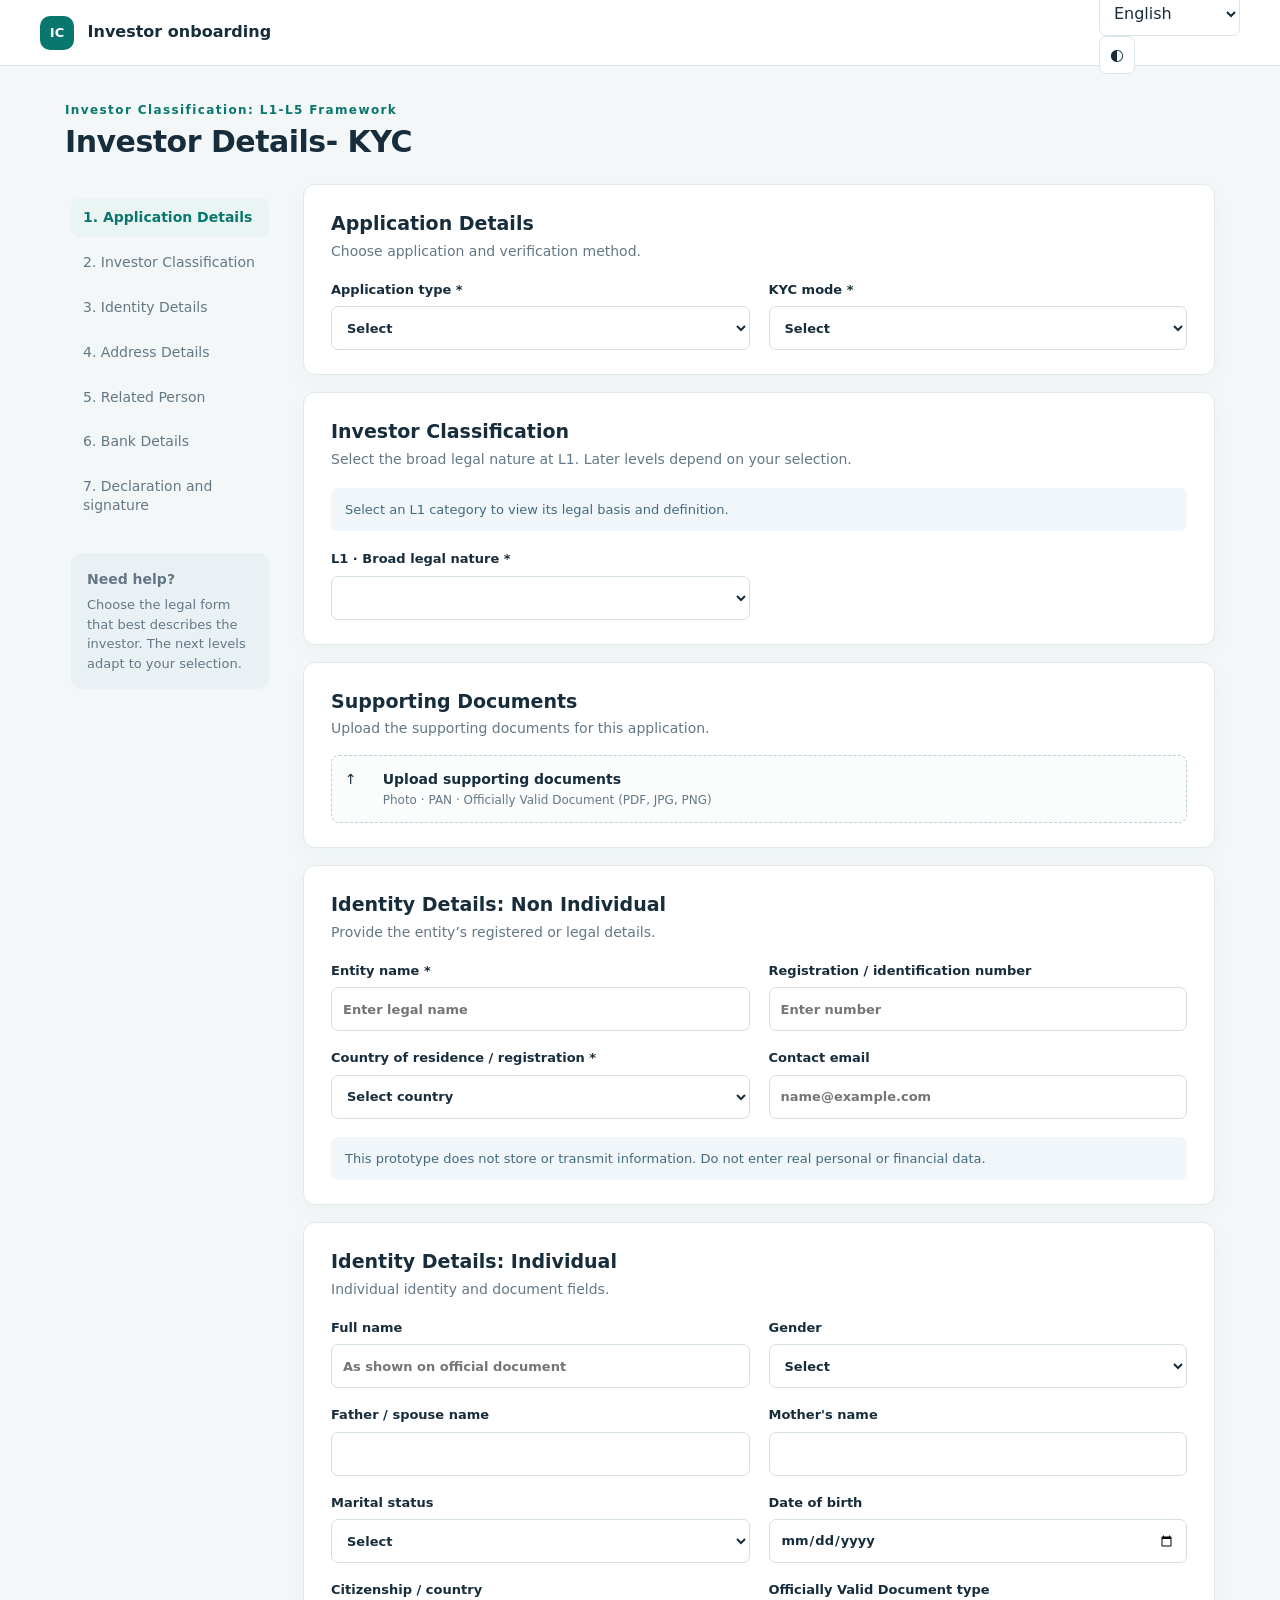
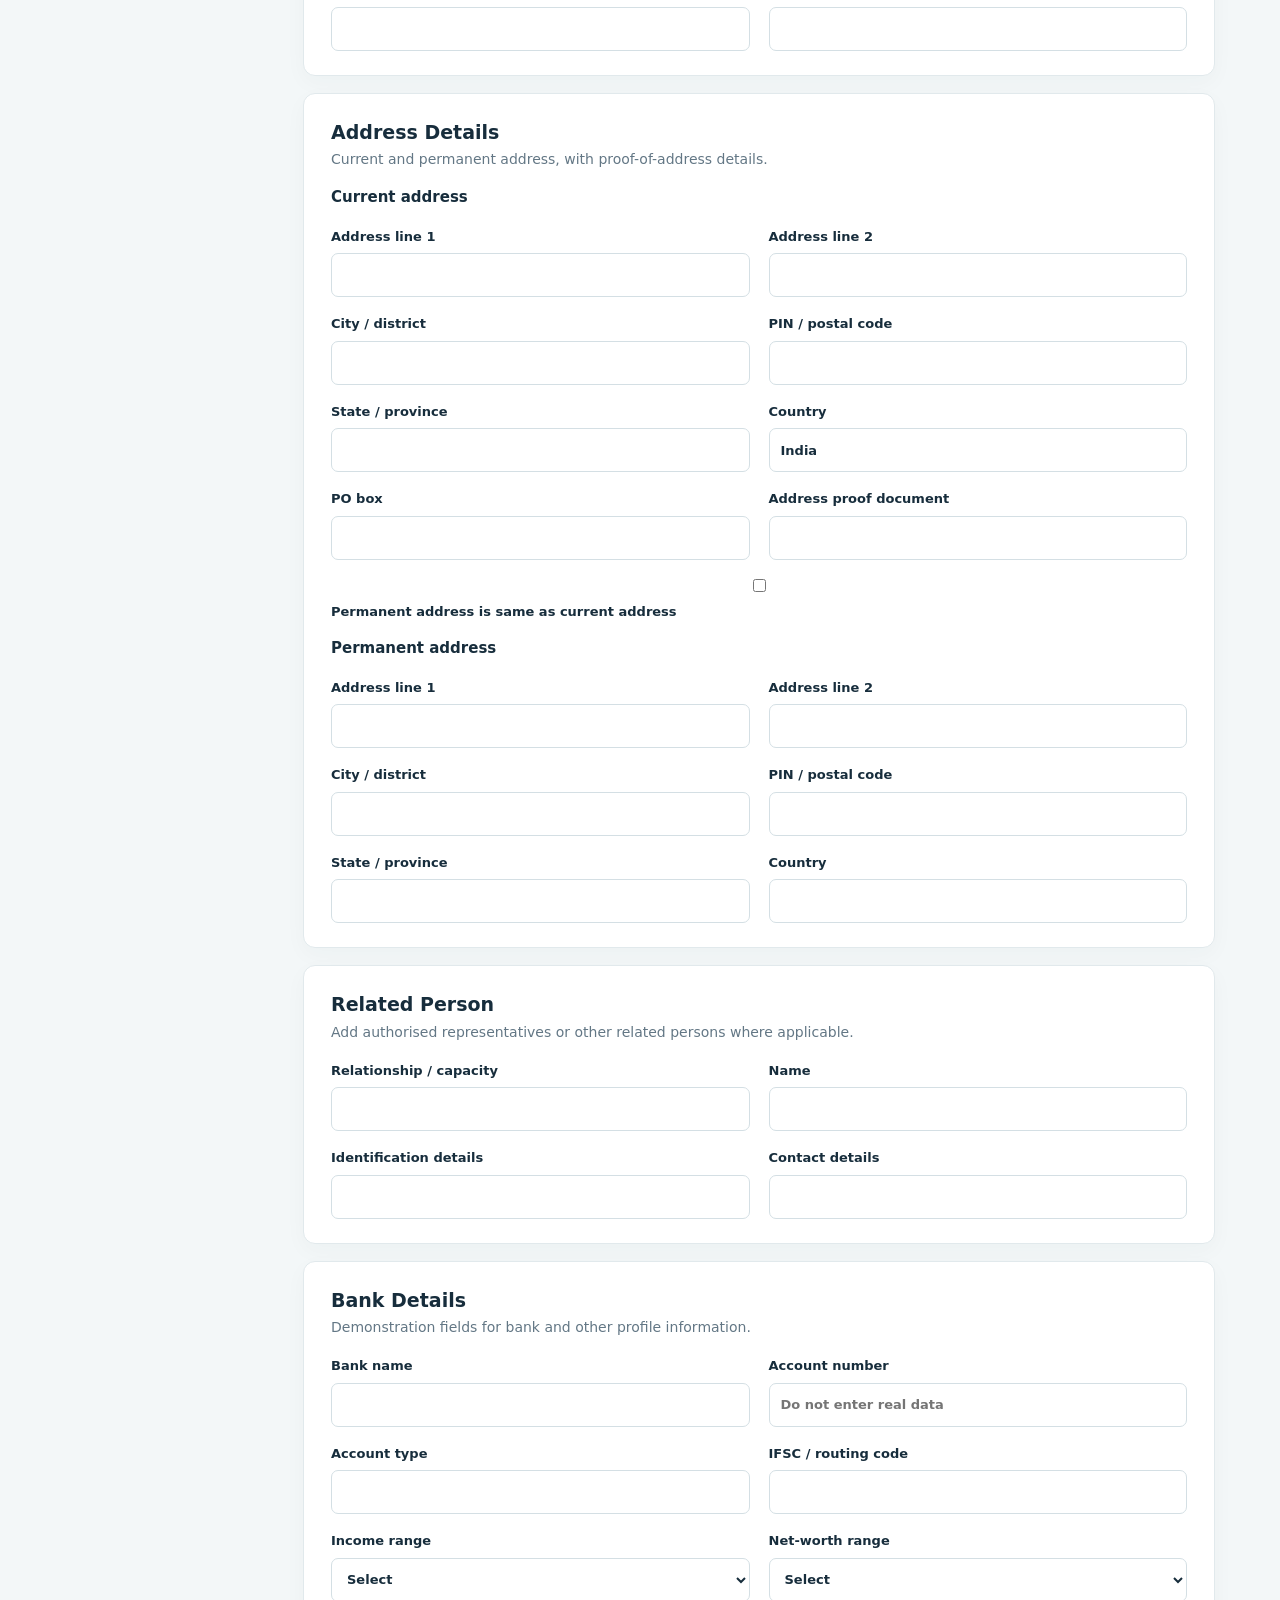
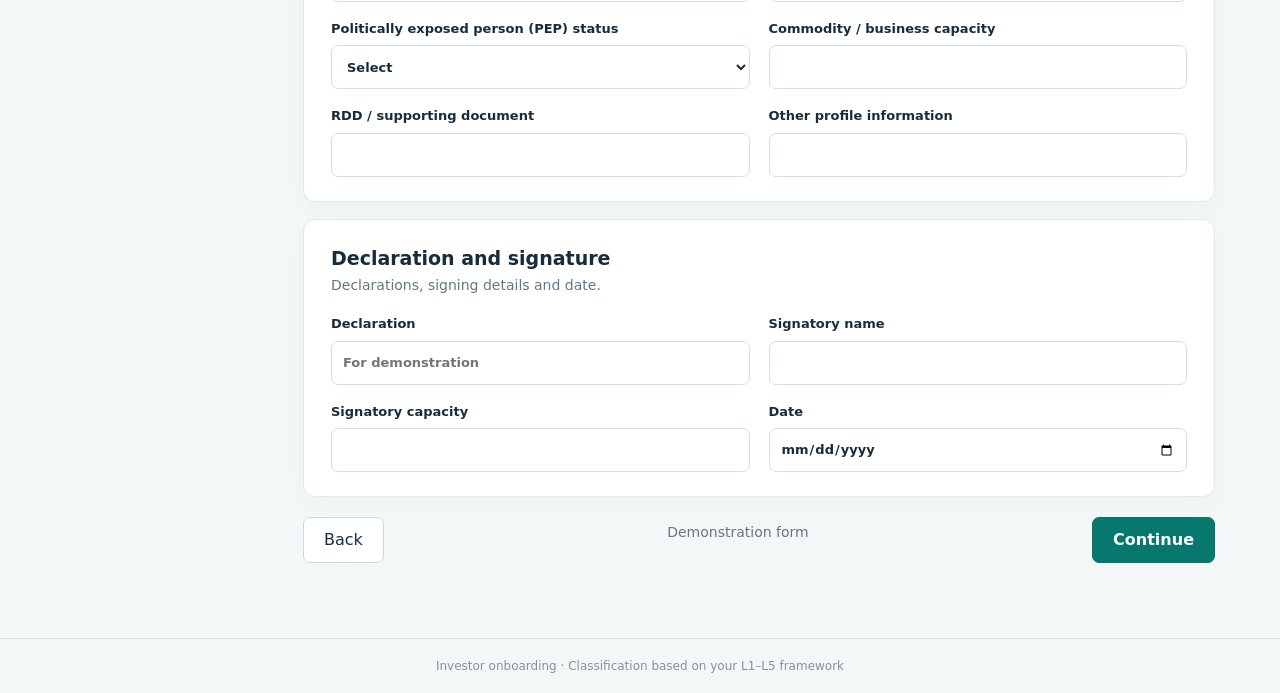
<file: index.html>
<!doctype html>
<html lang="en"><head><meta charset="utf-8"><meta name="viewport" content="width=device-width,initial-scale=1"><title>Investor onboarding</title><link rel="stylesheet" href="style.css"></head>
<body><header><b><i>IC</i> Investor onboarding</b><span><select aria-label="Language"><option>English</option><option>Hindi</option></select> <button id="theme">◐</button></span></header><main><p class="eyebrow">Investor Classification: L1-L5 Framework</p><h1>Investor Details- KYC</h1><div class="layout"><aside><nav aria-label="Form sections"><a href="#application-details" class="chosen">1. Application Details</a><a href="#investor-classification">2. Investor Classification</a><a href="#identity-details">3. Identity Details</a><a href="#address-details">4. Address Details</a><a href="#related-person">5. Related Person</a><a href="#bank-details">6. Bank Details</a><a href="#declaration">7. Declaration and signature</a></nav><div class="help"><b>Need help?</b><p>Choose the legal form that best describes the investor. The next levels adapt to your selection.</p></div></aside>
<form id="form"><section id="application-details"><h2>Application Details</h2><p class="muted">Choose application and verification method.</p><div class="grid"><label>Application type *<select required><option value="">Select</option><option>New registration</option><option>Update</option><option>Re-KYC</option></select></label><label>KYC mode *<select required><option value="">Select</option><option>Digital KYC</option><option>Physical KYC</option><option>Video KYC</option></select></label></div></section>
<section id="investor-classification"><h2>Investor Classification</h2><p class="muted">Select the broad legal nature at L1. Later levels depend on your selection.</p><div id="l1Definition" class="notice" role="status">Select an L1 category to view its legal basis and definition.</div><div id="levels" class="grid"></div><div id="note" class="note hidden"></div><div id="extra" class="extra hidden"><h3>Additional information <small>Captured outside the L1–L5 classification</small></h3><div id="extras" class="grid"></div></div></section>
<section id="additional-information"><h2>Supporting Documents</h2><p class="muted">Upload the supporting documents for this application.</p><div class="upload">↑　<b>Upload supporting documents</b><span>Photo · PAN · Officially Valid Document (PDF, JPG, PNG)</span><input type="file" multiple aria-label="Upload supporting documents"></div></section>
<section id="identity-details"><h2>Identity Details: Non Individual</h2><p class="muted">Provide the entity’s registered or legal details.</p><div class="grid"><label>Entity name *<input required placeholder="Enter legal name"></label><label>Registration / identification number<input placeholder="Enter number"></label><label>Country of residence / registration *<select required><option value="">Select country</option><option>India</option><option>Other</option></select></label><label>Contact email<input type="email" placeholder="name@example.com"></label></div><div class="notice">This prototype does not store or transmit information. Do not enter real personal or financial data.</div></section>
<section id="identity-individual"><h2>Identity Details: Individual</h2><p class="muted">Individual identity and document fields.</p><div class="grid"><label>Full name<input placeholder="As shown on official document"></label><label>Gender<select><option>Select</option><option>Female</option><option>Male</option><option>Other</option></select></label><label>Father / spouse name<input></label><label>Mother's name<input></label><label>Marital status<select><option>Select</option><option>Single</option><option>Married</option><option>Other</option></select></label><label>Date of birth<input type="date"></label><label>Citizenship / country<input></label><label>Officially Valid Document type<input></label></div></section>
<section id="address-details"><h2>Address Details</h2><p class="muted">Current and permanent address, with proof-of-address details.</p><h3>Current address</h3><div class="grid"><label>Address line 1<input></label><label>Address line 2<input></label><label>City / district<input></label><label>PIN / postal code<input inputmode="numeric"></label><label>State / province<input></label><label>Country<input value="India"></label><label>PO box<input></label><label>Address proof document<input></label></div><p><label><input type="checkbox" style="width:auto;height:auto"> Permanent address is same as current address</label></p><h3>Permanent address</h3><div class="grid"><label>Address line 1<input></label><label>Address line 2<input></label><label>City / district<input></label><label>PIN / postal code<input inputmode="numeric"></label><label>State / province<input></label><label>Country<input></label></div></section>
<section id="related-person"><h2>Related Person</h2><p class="muted">Add authorised representatives or other related persons where applicable.</p><div class="grid"><label>Relationship / capacity<input></label><label>Name<input></label><label>Identification details<input></label><label>Contact details<input></label></div></section>
<section id="bank-details"><h2>Bank Details</h2><p class="muted">Demonstration fields for bank and other profile information.</p><div class="grid"><label>Bank name<input></label><label>Account number<input placeholder="Do not enter real data"></label><label>Account type<input></label><label>IFSC / routing code<input></label><label>Income range<select><option>Select</option><option>Not provided</option></select></label><label>Net-worth range<select><option>Select</option><option>Not provided</option></select></label><label>Politically exposed person (PEP) status<select><option>Select</option><option>Yes</option><option>No</option></select></label><label>Commodity / business capacity<input></label><label>RDD / supporting document<input></label><label>Other profile information<input></label></div></section>
<section id="declaration"><h2>Declaration and signature</h2><p class="muted">Declarations, signing details and date.</p><div class="grid"><label>Declaration<input placeholder="For demonstration"></label><label>Signatory name<input></label><label>Signatory capacity<input></label><label>Date<input type="date"></label></div></section><div class="actions"><button type="button">Back</button><span class="muted">Demonstration form</span><button class="primary">Continue</button></div><div id="feedback" class="feedback hidden" role="status"></div></form></div></main><footer>Investor onboarding · Classification based on your L1–L5 framework</footer><script src="app.js?v=trust-character-20261126"></script></body></html>
</file>
<file: style.css>
:root{--ink:#172d3c;--muted:#637785;--line:#dce5e9;--paper:#f3f7f8;--white:#fff;--teal:#08776e;--pale:#eaf5f3;--blue:#eaf1f8}*{box-sizing:border-box}body{margin:0;background:var(--paper);color:var(--ink);font:16px/1.5 Inter,system-ui,Segoe UI,sans-serif}header{height:66px;background:var(--white);border-bottom:1px solid var(--line);padding:0 max(calc((100vw - 1200px)/2),25px);display:flex;justify-content:space-between;align-items:center}header i{display:inline-grid;place-items:center;width:34px;height:34px;margin-right:8px;border-radius:10px;background:var(--teal);color:white;font-style:normal;font-size:13px}button,select,input{font:inherit}header button,header select{background:white;border:1px solid var(--line);border-radius:7px;padding:6px 10px;color:var(--ink)}main{max-width:1200px;margin:35px auto 55px;padding:0 25px}.eyebrow{font-size:12px;font-weight:750;letter-spacing:1.4px;color:var(--teal);margin:0 0 5px}h1{font-size:30px;line-height:1.2;margin:0 0 6px;letter-spacing:-.5px}.muted{color:var(--muted);font-size:14px;margin:0 0 16px}.steps{border-bottom:1px solid var(--line);padding:18px 0;color:var(--teal);font-size:14px;font-weight:650}.layout{display:grid;grid-template-columns:210px minmax(0,1fr);gap:28px;margin-top:24px}aside{padding:14px 6px;position:sticky;top:20px;height:max-content;color:var(--muted);font-size:14px}aside small{font-size:11px;letter-spacing:1px}aside p{padding:8px 12px}.chosen{background:var(--pale);border-radius:8px;color:var(--teal);font-weight:700}.help{margin-top:28px;padding:16px;background:#eaf1f5;border-radius:10px}.help p{padding:0;margin:5px 0 0;font-size:13px}form{min-width:0}section{background:var(--white);border:1px solid #e1e9ec;border-radius:12px;padding:24px 27px;margin-bottom:17px;box-shadow:0 7px 22px #203f4c08}h2{font-size:19px;margin:0 0 3px}h3{font-size:15px;margin:0 0 16px}.badge{float:right;color:var(--teal);background:var(--pale);padding:5px 9px;border-radius:20px;font-size:11px}.grid{display:grid;grid-template-columns:1fr 1fr;gap:17px 19px;margin-top:18px}label{display:flex;flex-direction:column;gap:7px;font-size:13px;font-weight:650}input,select{width:100%;height:44px;border:1px solid #d4dfe4;border-radius:7px;padding:0 11px;background:#fff;color:var(--ink);outline:none}input:focus,select:focus{border-color:#3c9f94;box-shadow:0 0 0 3px #08776e18}.upload{position:relative;display:grid;grid-template-columns:auto 1fr;gap:1px 12px;align-items:center;padding:13px;border:1px dashed #bdcfd5;border-radius:8px;margin-top:18px;background:#fbfdfd;font-size:14px}.upload span{grid-column:2;font-size:12px;color:var(--muted)}.upload input{position:absolute;inset:0;opacity:0;cursor:pointer;height:100%}.notice{background:#f0f6fa;color:#426a7f;border-radius:7px;padding:12px 14px;margin-top:18px;font-size:13px}.note{margin-top:15px;background:#f6f9fa;border-radius:7px;padding:11px 13px;font-size:13px;color:var(--muted)}.extra{border-top:1px solid var(--line);margin-top:20px;padding-top:18px}.extra h3 small{display:block;color:var(--muted);font-weight:400;font-size:12px}.hidden{display:none!important}details summary{cursor:pointer;font-weight:700}details .grid{margin-top:18px}.actions{display:flex;justify-content:space-between;align-items:center;margin:20px 0}.actions button{border:1px solid #ccd8dd;background:white;border-radius:7px;padding:10px 20px;color:var(--ink);cursor:pointer}.actions .primary{background:var(--teal);border-color:var(--teal);color:white;font-weight:650}.feedback{padding:12px 14px;border-radius:7px;background:#e8f5ed;color:#256642}.radiolevel{grid-column:1/-1;border:1px solid var(--line);border-radius:8px;padding:14px 16px;min-width:0}.radiolevel legend{font-size:13px;font-weight:700;padding:0 6px}.radiochoice{display:flex;flex-direction:row;align-items:center;gap:8px;margin:7px 0;font-weight:500}.radiochoice input{width:16px;height:16px;margin:0}footer{text-align:center;border-top:1px solid var(--line);padding:18px;color:#84939b;font-size:12px}body.dark{--ink:#e6eef2;--muted:#a5b5bd;--line:#35464f;--paper:#14232a;--white:#1c2d35;--pale:#203e3b;--blue:#263b4b}body.dark input,body.dark select,body.dark header button,body.dark header select,body.dark .actions button{background:#192a32;color:var(--ink);border-color:#435761}body.dark .help,body.dark .notice,body.dark .note{background:#21343d;color:#b8cbd2}@media(max-width:850px){main{margin-top:25px}.layout{grid-template-columns:1fr}aside{display:none}.steps{white-space:nowrap;overflow:auto}}@media(max-width:580px){main{padding:0 13px}.grid{grid-template-columns:1fr}section{padding:20px}.badge{float:none;display:inline-block;margin:8px 0 0}.actions span{display:none}}
html{scroll-behavior:smooth}section[id]{scroll-margin-top:18px}aside nav{display:grid;gap:6px}aside nav a{display:block;text-decoration:none;color:var(--muted);padding:10px 12px;border-radius:8px;font-size:14px;line-height:1.35}aside nav a:hover{background:#eaf1f5;color:var(--teal)}aside nav a.chosen{background:var(--pale);color:var(--teal);font-weight:700}#additional-information .upload{margin-top:12px}@media(max-width:850px){aside{display:block;position:static;padding:0;margin-bottom:8px}aside nav{display:flex;gap:7px;overflow-x:auto;white-space:nowrap;padding:2px 0 9px}aside nav a{flex:0 0 auto;min-width:max-content;padding:8px 11px}.help{display:none}}
</file>
